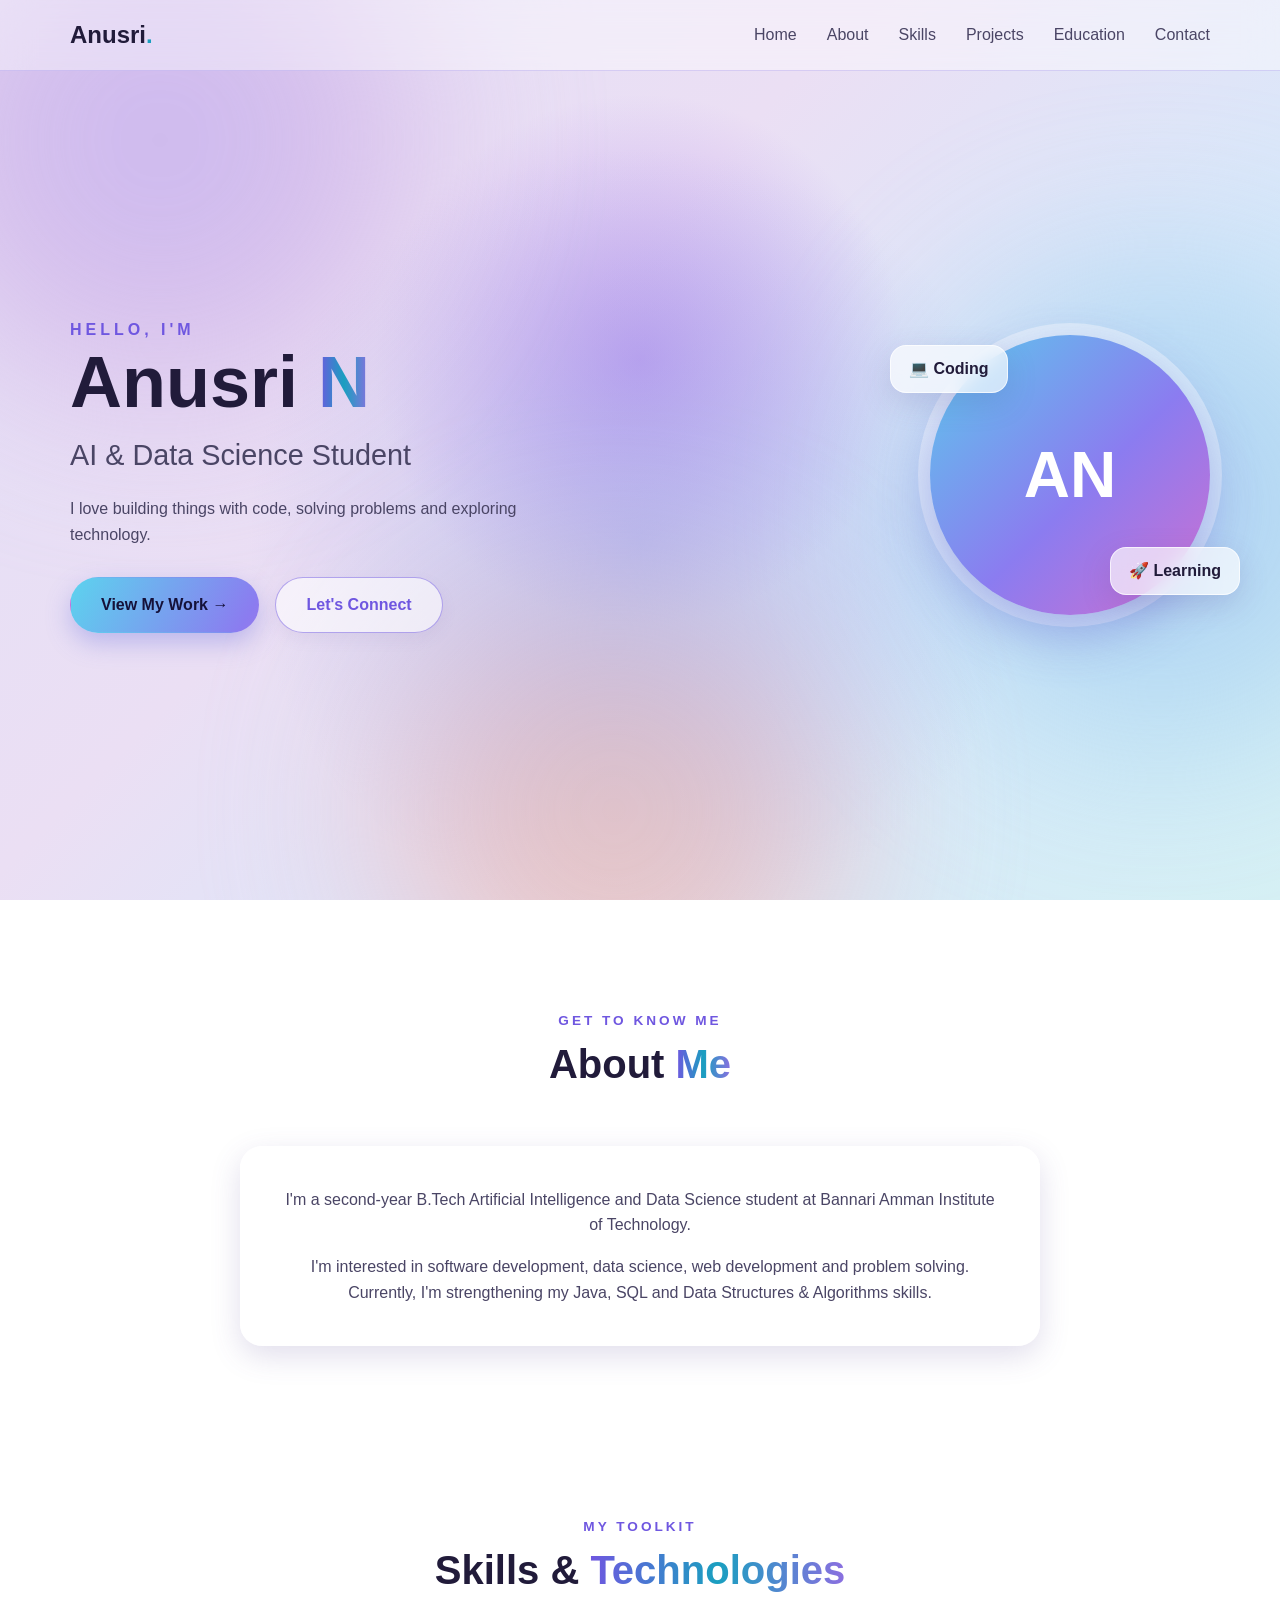
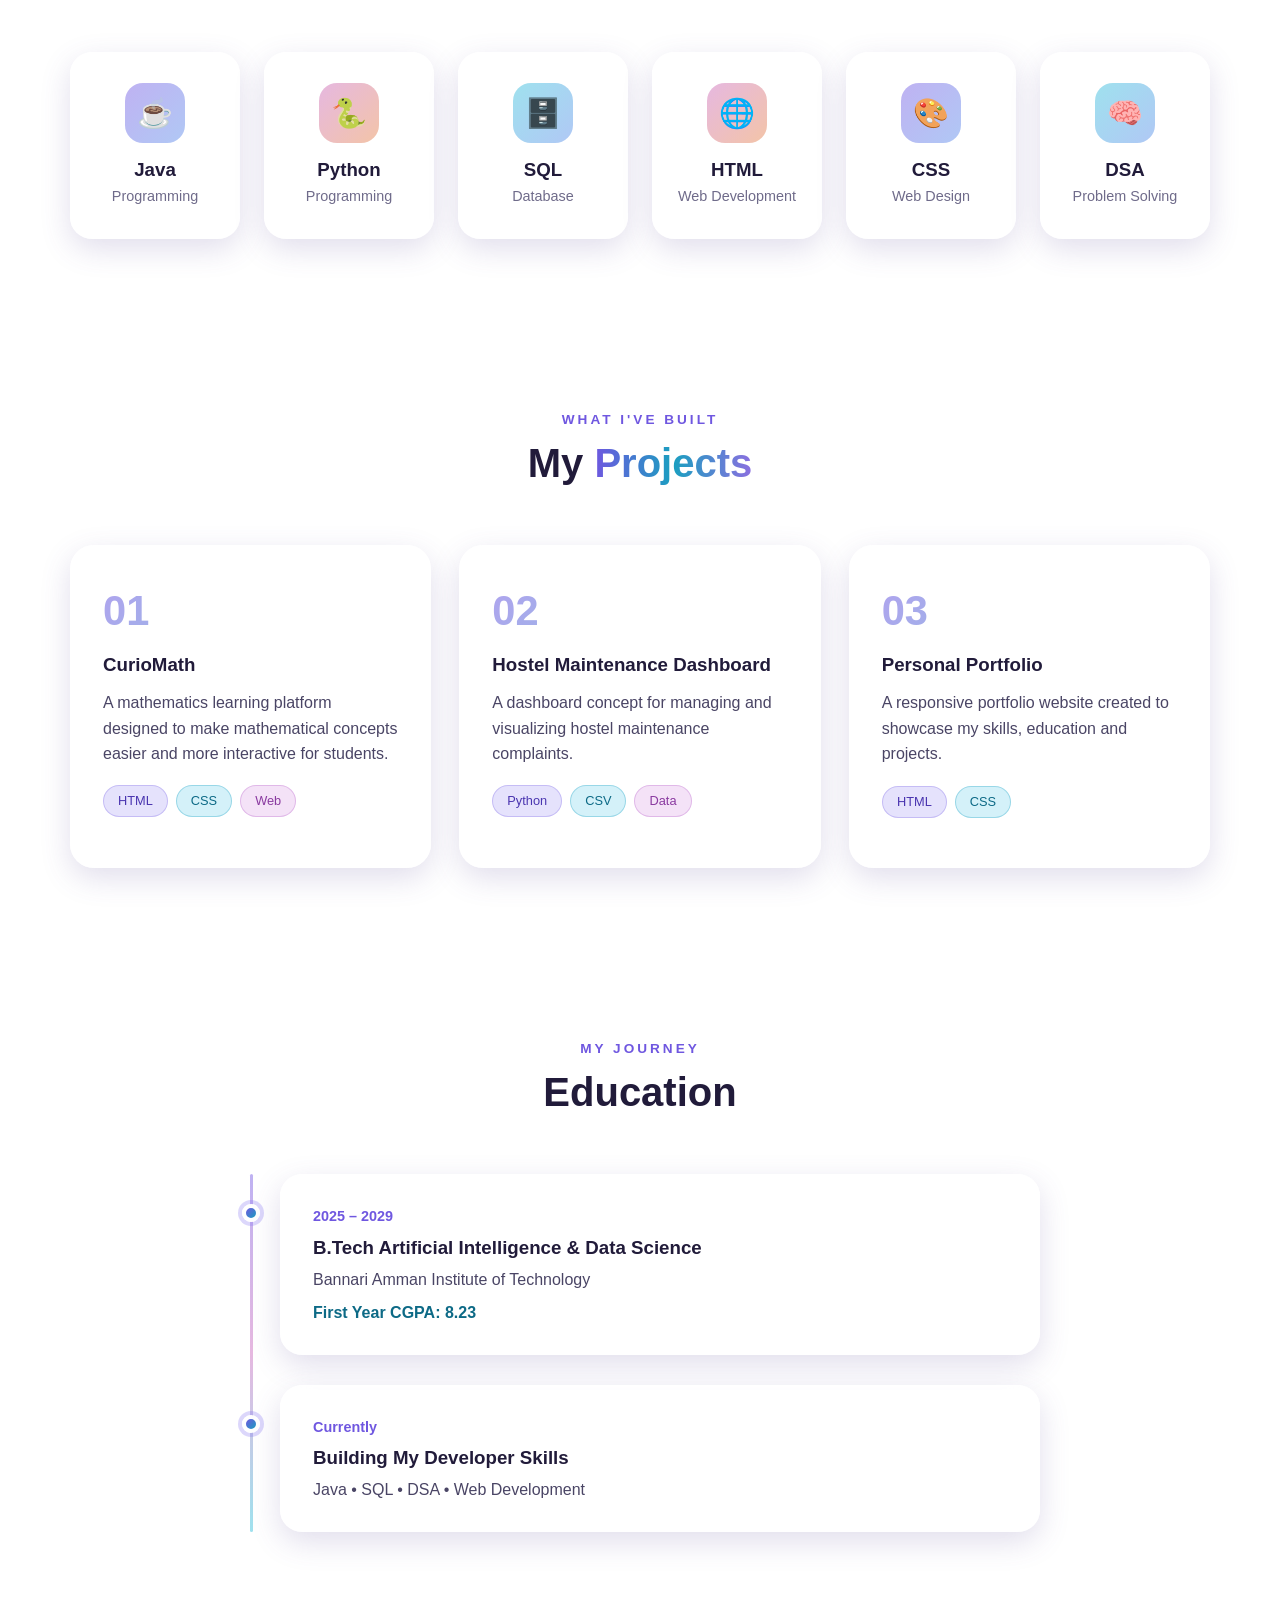
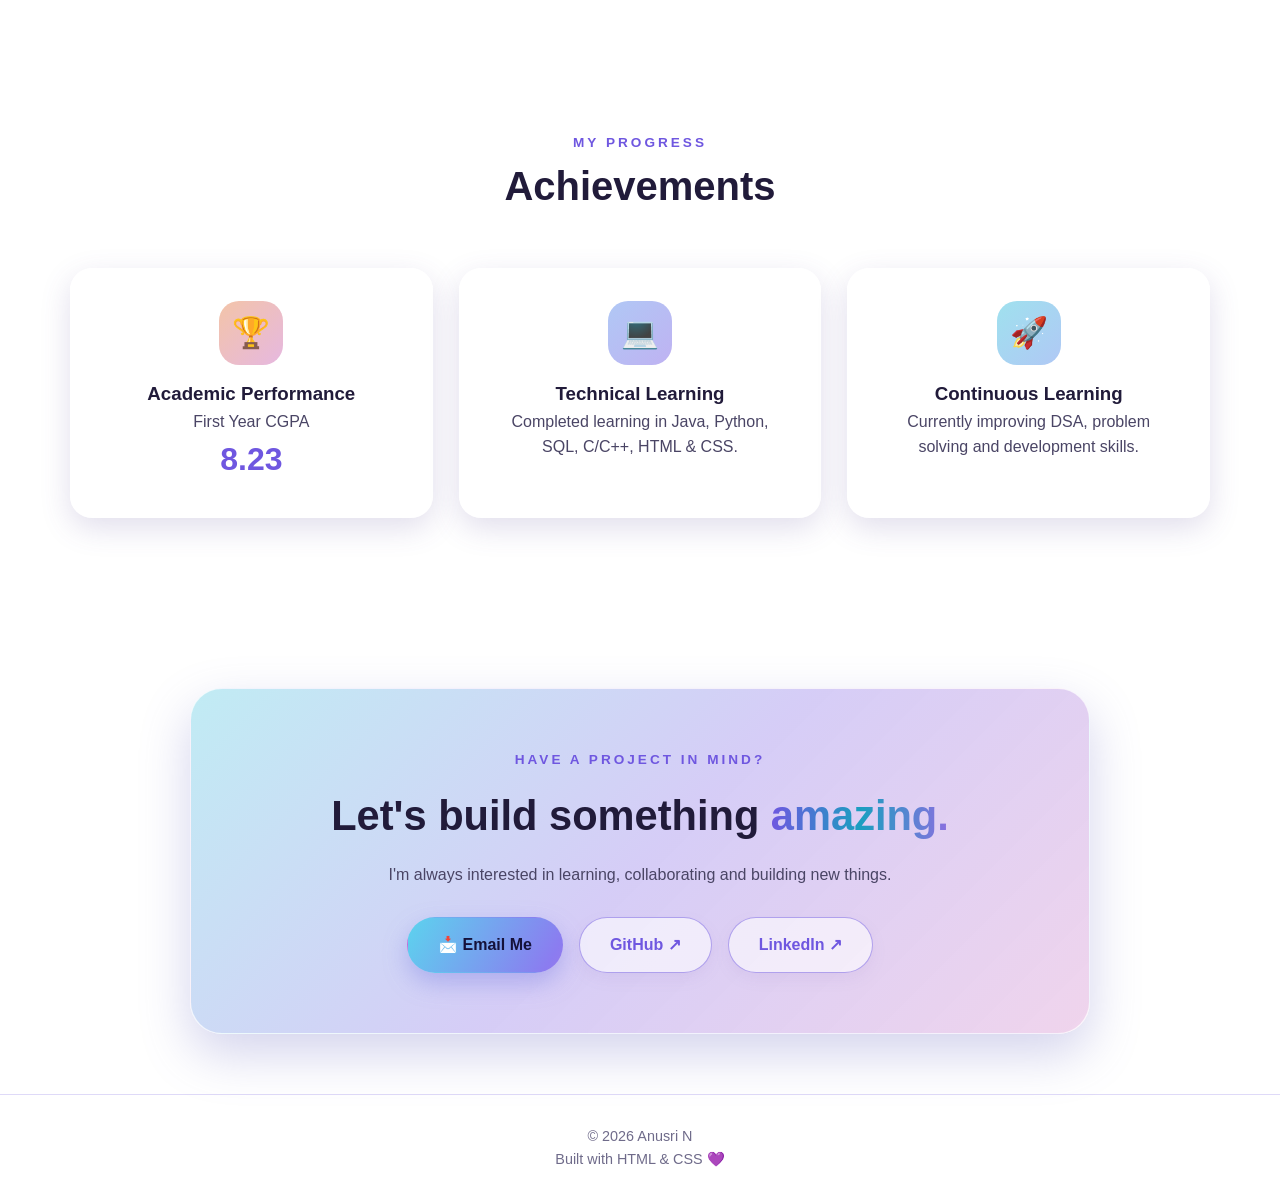
<file: index.html>
<!DOCTYPE html>
<html lang="en">

<head>
    <meta charset="UTF-8">
    <meta name="viewport" content="width=device-width, initial-scale=1.0">

    <title>Anusri N | Portfolio</title>

    <link rel="stylesheet" href="style.css">
</head>

<body>

    <!-- Animated Background -->
    <div class="background">
        <div class="blob blob1"></div>
        <div class="blob blob2"></div>
        <div class="blob blob3"></div>
    </div>


    <!-- Navigation -->
    <header>
        <nav>

            <div class="logo">
                Anusri<span>.</span>
            </div>

            <ul>
                <li><a href="#home">Home</a></li>
                <li><a href="#about">About</a></li>
                <li><a href="#skills">Skills</a></li>
                <li><a href="#projects">Projects</a></li>
                <li><a href="#education">Education</a></li>
                <li><a href="#contact">Contact</a></li>
            </ul>

        </nav>
    </header>


    <!-- Home -->
    <section id="home" class="hero">

        <div class="hero-text">

            <p class="small-text">
                HELLO, I'M
            </p>

            <h1>
                Anusri <span>N</span>
            </h1>

            <h2>
                AI & Data Science Student
            </h2>

            <p class="description">
                I love building things with code, solving problems
                and exploring technology.
            </p>

            <div class="buttons">

                <a href="#projects" class="btn primary">
                    View My Work →
                </a>

                <a href="#contact" class="btn secondary">
                    Let's Connect
                </a>

            </div>

        </div>


        <div class="profile">

            <div class="profile-circle">
                <span>AN</span>
            </div>

            <div class="floating-card card-one">
                💻 Coding
            </div>

            <div class="floating-card card-two">
                🚀 Learning
            </div>

        </div>

    </section>


    <!-- About -->
    <section id="about">

        <div class="section-heading">
            <p>GET TO KNOW ME</p>
            <h2>About <span>Me</span></h2>
        </div>

        <div class="glass about-box">

            <p>
                I'm a second-year B.Tech Artificial Intelligence and
                Data Science student at Bannari Amman Institute of Technology.
            </p>

            <p>
                I'm interested in software development, data science,
                web development and problem solving. Currently, I'm
                strengthening my Java, SQL and Data Structures &
                Algorithms skills.
            </p>

        </div>

    </section>


    <!-- Skills -->
    <section id="skills">

        <div class="section-heading">

            <p>MY TOOLKIT</p>

            <h2>Skills & <span>Technologies</span></h2>

        </div>


        <div class="skills-container">

            <div class="skill-card">
                <div class="icon">☕</div>
                <h3>Java</h3>
                <p>Programming</p>
            </div>

            <div class="skill-card">
                <div class="icon">🐍</div>
                <h3>Python</h3>
                <p>Programming</p>
            </div>

            <div class="skill-card">
                <div class="icon">🗄️</div>
                <h3>SQL</h3>
                <p>Database</p>
            </div>

            <div class="skill-card">
                <div class="icon">🌐</div>
                <h3>HTML</h3>
                <p>Web Development</p>
            </div>

            <div class="skill-card">
                <div class="icon">🎨</div>
                <h3>CSS</h3>
                <p>Web Design</p>
            </div>

            <div class="skill-card">
                <div class="icon">🧠</div>
                <h3>DSA</h3>
                <p>Problem Solving</p>
            </div>

        </div>

    </section>


    <!-- Projects -->
    <section id="projects">

        <div class="section-heading">

            <p>WHAT I'VE BUILT</p>

            <h2>My <span>Projects</span></h2>

        </div>


        <div class="projects-container">

            <div class="project-card">

                <div class="project-number">
                    01
                </div>

                <h3>CurioMath</h3>

                <p>
                    A mathematics learning platform designed to make
                    mathematical concepts easier and more interactive
                    for students.
                </p>

                <div class="tags">
                    <span>HTML</span>
                    <span>CSS</span>
                    <span>Web</span>
                </div>

        

            </div>


            <div class="project-card">

                <div class="project-number">
                    02
                </div>

                <h3>Hostel Maintenance Dashboard</h3>

                <p>
                    A dashboard concept for managing and visualizing
                    hostel maintenance complaints.
                </p>

                <div class="tags">
                    <span>Python</span>
                    <span>CSV</span>
                    <span>Data</span>
                </div>

                

            </div>


            <div class="project-card">

                <div class="project-number">
                    03
                </div>

                <h3>Personal Portfolio</h3>

                <p>
                    A responsive portfolio website created to showcase
                    my skills, education and projects.
                </p>

                <div class="tags">
                    <span>HTML</span>
                    <span>CSS</span>
                </div>

                

            </div>

        </div>

    </section>


    <!-- Education -->
    <section id="education">

        <div class="section-heading">

            <p>MY JOURNEY</p>

            <h2>Education</h2>

        </div>


        <div class="timeline">

            <div class="timeline-item">

                <div class="timeline-dot"></div>

                <div class="glass timeline-content">

                    <span>2025 – 2029</span>

                    <h3>
                        B.Tech Artificial Intelligence &
                        Data Science
                    </h3>

                    <p>
                        Bannari Amman Institute of Technology
                    </p>

                    <strong>
                        First Year CGPA: 8.23
                    </strong>

                </div>

            </div>


            <div class="timeline-item">

                <div class="timeline-dot"></div>

                <div class="glass timeline-content">

                    <span>Currently</span>

                    <h3>
                        Building My Developer Skills
                    </h3>

                    <p>
                        Java • SQL • DSA • Web Development
                    </p>

                </div>

            </div>

        </div>

    </section>


    <!-- Achievements -->
    <section id="achievements">

        <div class="section-heading">

            <p>MY PROGRESS</p>

            <h2>Achievements</h2>

        </div>


        <div class="achievement-container">

            <div class="achievement glass">

                <div class="achievement-icon">
                    🏆
                </div>

                <h3>Academic Performance</h3>

                <p>
                    First Year CGPA
                </p>

                <strong>8.23</strong>

            </div>


            <div class="achievement glass">

                <div class="achievement-icon">
                    💻
                </div>

                <h3>Technical Learning</h3>

                <p>
                    Completed learning in
                    Java, Python, SQL, C/C++,
                    HTML & CSS.
                </p>

            </div>


            <div class="achievement glass">

                <div class="achievement-icon">
                    🚀
                </div>

                <h3>Continuous Learning</h3>

                <p>
                    Currently improving DSA,
                    problem solving and
                    development skills.
                </p>

            </div>

        </div>

    </section>


    <!-- Contact -->
    <section id="contact">

        <div class="contact-box">

            <p>HAVE A PROJECT IN MIND?</p>

            <h2>
                Let's build something
                <span>amazing.</span>
            </h2>

            <p class="contact-text">
                I'm always interested in learning,
                collaborating and building new things.
            </p>


            <div class="contact-buttons">

                <a href="mailto:anusrideepa2008@gmail.com"
                    class="btn primary">
                    📩 Email Me
                </a>

                <a href="https://github.com/Anusri-04"
                    target="_blank"
                    class="btn secondary">
                    GitHub ↗
                </a>

                <a href="https://linkedin.com/in/anusri-n-1797b2388"
                    target="_blank"
                    class="btn secondary">
                    LinkedIn ↗
                </a>

            </div>

        </div>

    </section>


    <!-- Footer -->
    <footer>

        <p>
            © 2026 Anusri N
        </p>

        <p>
            Built with HTML & CSS 💜
        </p>

    </footer>


    <script>

        /* Smooth scrolling */

        document.querySelectorAll('a[href^="#"]').forEach(link => {

            link.addEventListener("click", function(event) {

                event.preventDefault();

                const section =
                    document.querySelector(this.getAttribute("href"));

                section.scrollIntoView({
                    behavior: "smooth"
                });

            });

        });


        /* Mouse interactive background */

        document.addEventListener("mousemove", function(event) {

            const x =
                event.clientX / window.innerWidth;

            const y =
                event.clientY / window.innerHeight;

            document.documentElement.style.setProperty(
                "--mouse-x",
                x
            );

            document.documentElement.style.setProperty(
                "--mouse-y",
                y
            );

        });

    </script>

</body>

</html>
</file>
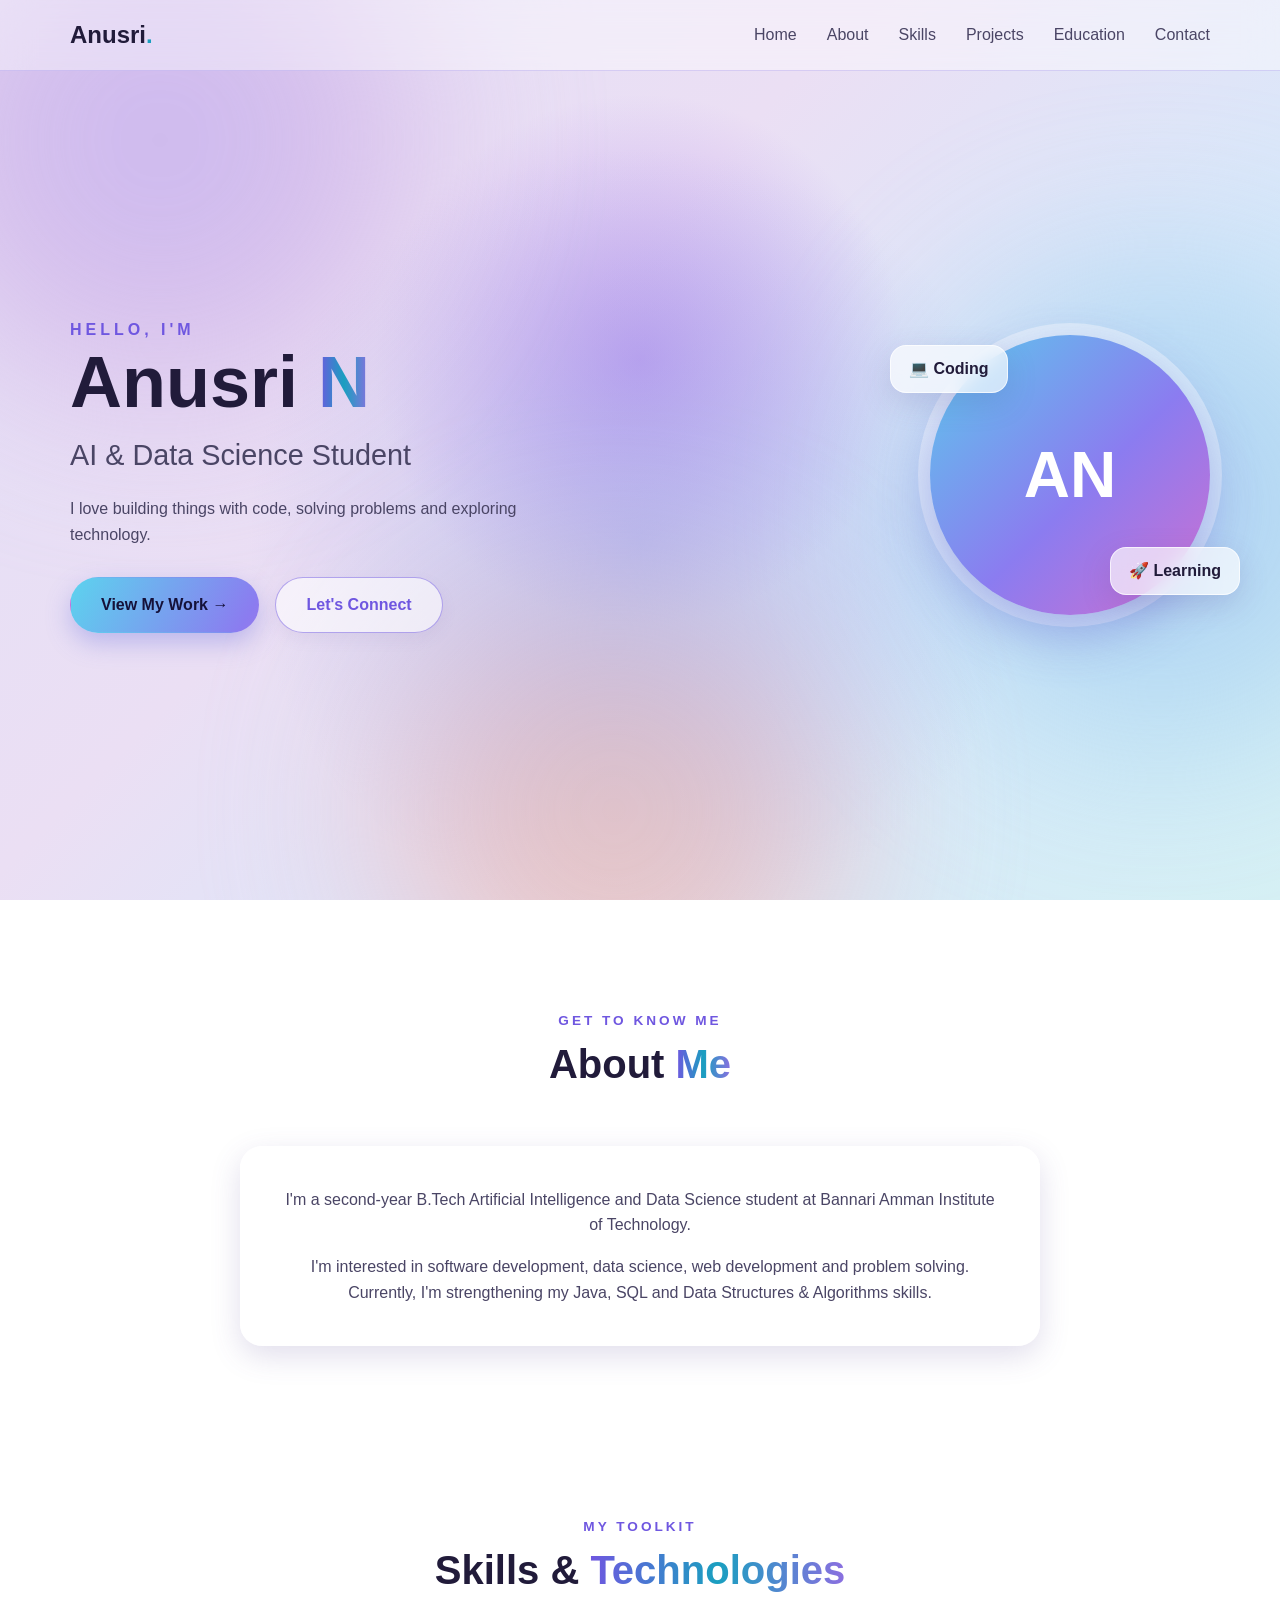
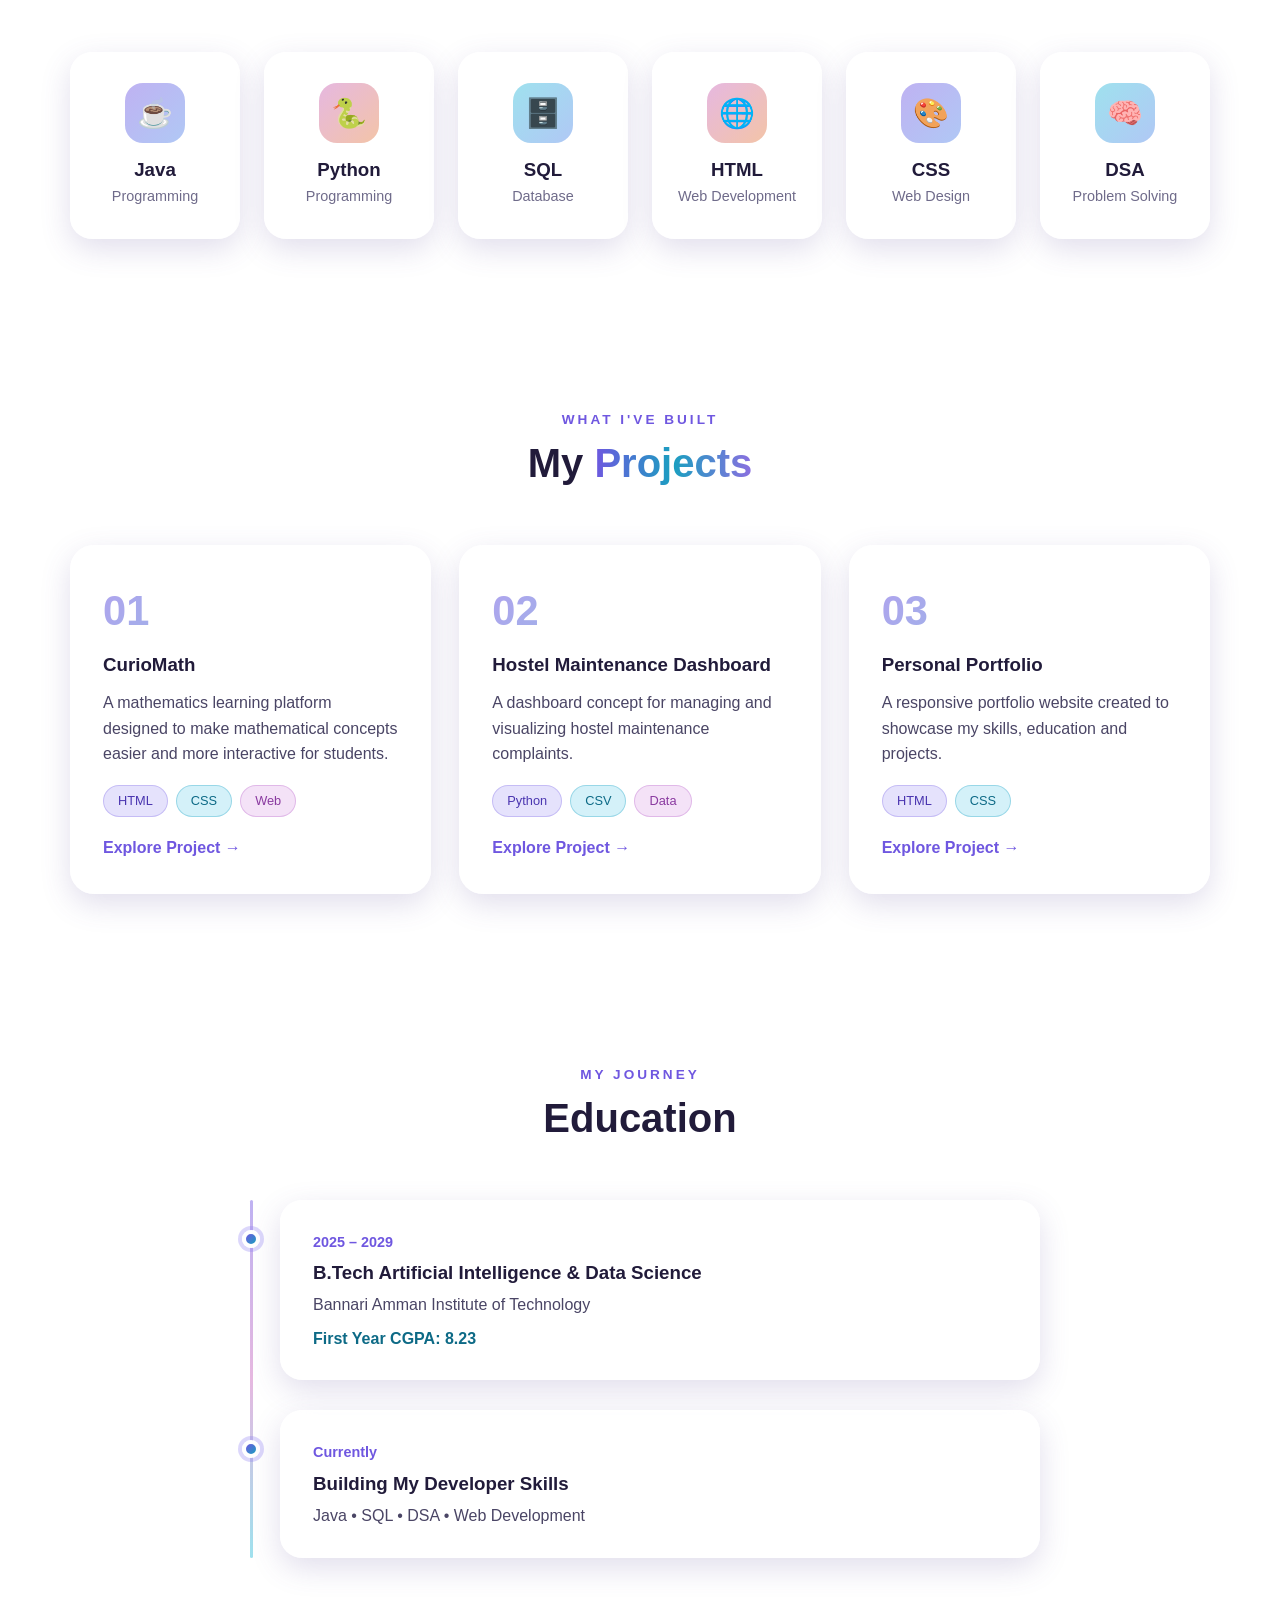
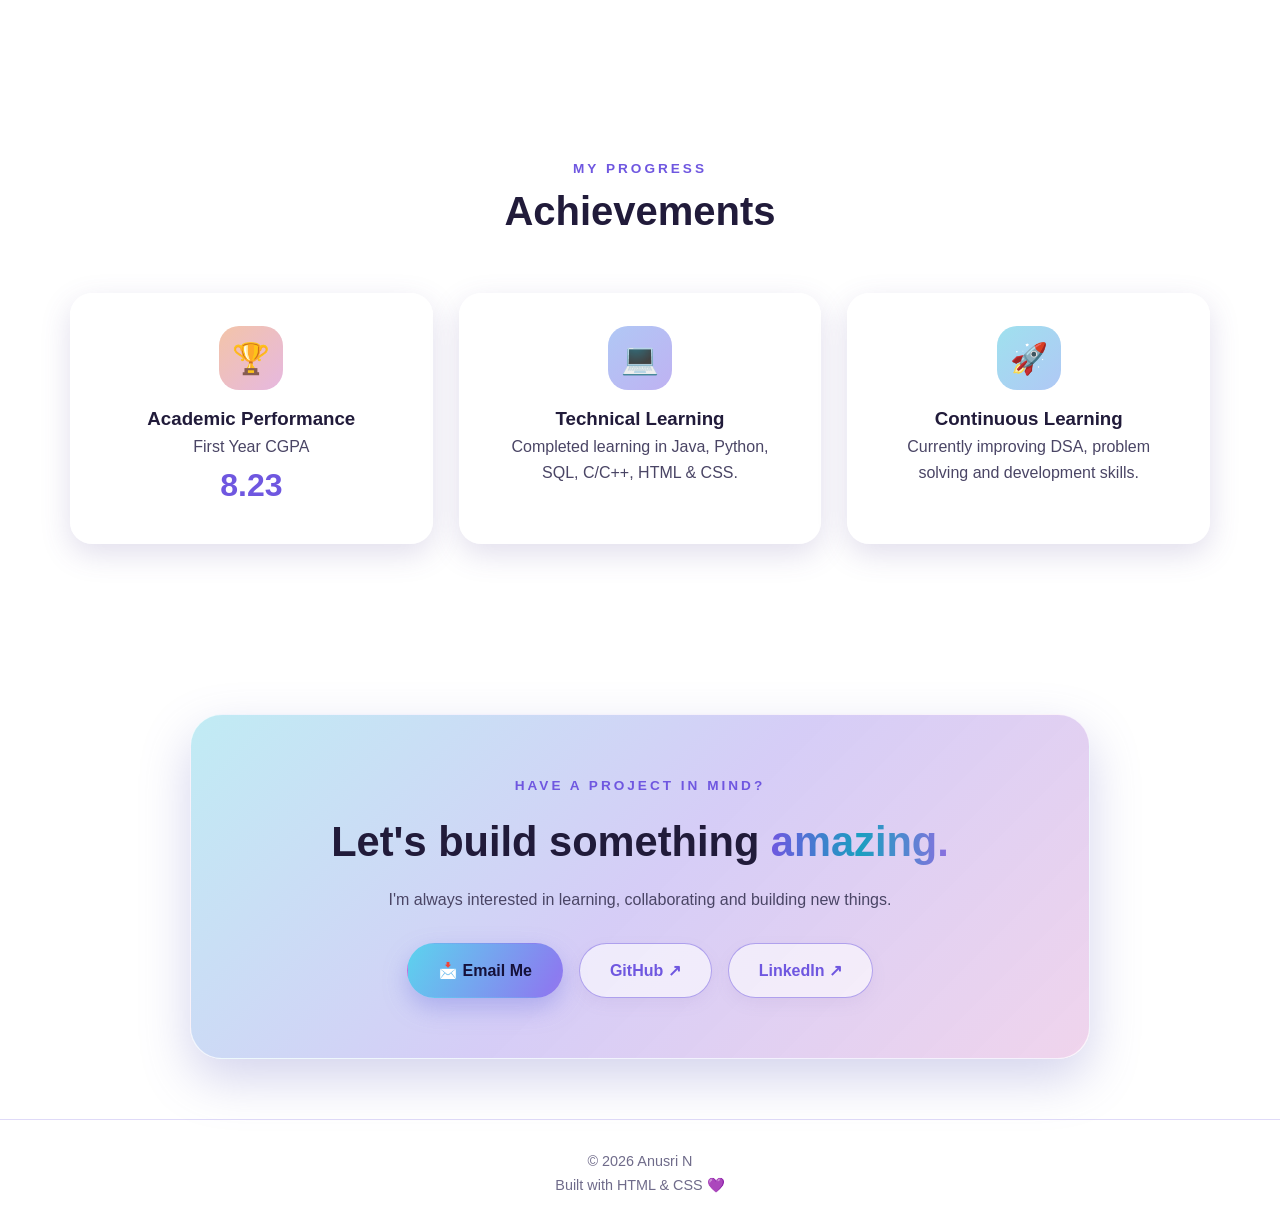
<file: index1.html>
<!DOCTYPE html>
<html lang="en">

<head>
    <meta charset="UTF-8">
    <meta name="viewport" content="width=device-width, initial-scale=1.0">

    <title>Anusri N | Portfolio</title>

    <link rel="stylesheet" href="style.css">
</head>

<body>

    <!-- Animated Background -->
    <div class="background">
        <div class="blob blob1"></div>
        <div class="blob blob2"></div>
        <div class="blob blob3"></div>
    </div>


    <!-- Navigation -->
    <header>
        <nav>

            <div class="logo">
                Anusri<span>.</span>
            </div>

            <ul>
                <li><a href="#home">Home</a></li>
                <li><a href="#about">About</a></li>
                <li><a href="#skills">Skills</a></li>
                <li><a href="#projects">Projects</a></li>
                <li><a href="#education">Education</a></li>
                <li><a href="#contact">Contact</a></li>
            </ul>

        </nav>
    </header>


    <!-- Home -->
    <section id="home" class="hero">

        <div class="hero-text">

            <p class="small-text">
                HELLO, I'M
            </p>

            <h1>
                Anusri <span>N</span>
            </h1>

            <h2>
                AI & Data Science Student
            </h2>

            <p class="description">
                I love building things with code, solving problems
                and exploring technology.
            </p>

            <div class="buttons">

                <a href="#projects" class="btn primary">
                    View My Work →
                </a>

                <a href="#contact" class="btn secondary">
                    Let's Connect
                </a>

            </div>

        </div>


        <div class="profile">

            <div class="profile-circle">
                <span>AN</span>
            </div>

            <div class="floating-card card-one">
                💻 Coding
            </div>

            <div class="floating-card card-two">
                🚀 Learning
            </div>

        </div>

    </section>


    <!-- About -->
    <section id="about">

        <div class="section-heading">
            <p>GET TO KNOW ME</p>
            <h2>About <span>Me</span></h2>
        </div>

        <div class="glass about-box">

            <p>
                I'm a second-year B.Tech Artificial Intelligence and
                Data Science student at Bannari Amman Institute of Technology.
            </p>

            <p>
                I'm interested in software development, data science,
                web development and problem solving. Currently, I'm
                strengthening my Java, SQL and Data Structures &
                Algorithms skills.
            </p>

        </div>

    </section>


    <!-- Skills -->
    <section id="skills">

        <div class="section-heading">

            <p>MY TOOLKIT</p>

            <h2>Skills & <span>Technologies</span></h2>

        </div>


        <div class="skills-container">

            <div class="skill-card">
                <div class="icon">☕</div>
                <h3>Java</h3>
                <p>Programming</p>
            </div>

            <div class="skill-card">
                <div class="icon">🐍</div>
                <h3>Python</h3>
                <p>Programming</p>
            </div>

            <div class="skill-card">
                <div class="icon">🗄️</div>
                <h3>SQL</h3>
                <p>Database</p>
            </div>

            <div class="skill-card">
                <div class="icon">🌐</div>
                <h3>HTML</h3>
                <p>Web Development</p>
            </div>

            <div class="skill-card">
                <div class="icon">🎨</div>
                <h3>CSS</h3>
                <p>Web Design</p>
            </div>

            <div class="skill-card">
                <div class="icon">🧠</div>
                <h3>DSA</h3>
                <p>Problem Solving</p>
            </div>

        </div>

    </section>


    <!-- Projects -->
    <section id="projects">

        <div class="section-heading">

            <p>WHAT I'VE BUILT</p>

            <h2>My <span>Projects</span></h2>

        </div>


        <div class="projects-container">

            <div class="project-card">

                <div class="project-number">
                    01
                </div>

                <h3>CurioMath</h3>

                <p>
                    A mathematics learning platform designed to make
                    mathematical concepts easier and more interactive
                    for students.
                </p>

                <div class="tags">
                    <span>HTML</span>
                    <span>CSS</span>
                    <span>Web</span>
                </div>

                <a href="#" class="project-link">
                    Explore Project →
                </a>

            </div>


            <div class="project-card">

                <div class="project-number">
                    02
                </div>

                <h3>Hostel Maintenance Dashboard</h3>

                <p>
                    A dashboard concept for managing and visualizing
                    hostel maintenance complaints.
                </p>

                <div class="tags">
                    <span>Python</span>
                    <span>CSV</span>
                    <span>Data</span>
                </div>

                <a href="#" class="project-link">
                    Explore Project →
                </a>

            </div>


            <div class="project-card">

                <div class="project-number">
                    03
                </div>

                <h3>Personal Portfolio</h3>

                <p>
                    A responsive portfolio website created to showcase
                    my skills, education and projects.
                </p>

                <div class="tags">
                    <span>HTML</span>
                    <span>CSS</span>
                </div>

                <a href="#" class="project-link">
                    Explore Project →
                </a>

            </div>

        </div>

    </section>


    <!-- Education -->
    <section id="education">

        <div class="section-heading">

            <p>MY JOURNEY</p>

            <h2>Education</h2>

        </div>


        <div class="timeline">

            <div class="timeline-item">

                <div class="timeline-dot"></div>

                <div class="glass timeline-content">

                    <span>2025 – 2029</span>

                    <h3>
                        B.Tech Artificial Intelligence &
                        Data Science
                    </h3>

                    <p>
                        Bannari Amman Institute of Technology
                    </p>

                    <strong>
                        First Year CGPA: 8.23
                    </strong>

                </div>

            </div>


            <div class="timeline-item">

                <div class="timeline-dot"></div>

                <div class="glass timeline-content">

                    <span>Currently</span>

                    <h3>
                        Building My Developer Skills
                    </h3>

                    <p>
                        Java • SQL • DSA • Web Development
                    </p>

                </div>

            </div>

        </div>

    </section>


    <!-- Achievements -->
    <section id="achievements">

        <div class="section-heading">

            <p>MY PROGRESS</p>

            <h2>Achievements</h2>

        </div>


        <div class="achievement-container">

            <div class="achievement glass">

                <div class="achievement-icon">
                    🏆
                </div>

                <h3>Academic Performance</h3>

                <p>
                    First Year CGPA
                </p>

                <strong>8.23</strong>

            </div>


            <div class="achievement glass">

                <div class="achievement-icon">
                    💻
                </div>

                <h3>Technical Learning</h3>

                <p>
                    Completed learning in
                    Java, Python, SQL, C/C++,
                    HTML & CSS.
                </p>

            </div>


            <div class="achievement glass">

                <div class="achievement-icon">
                    🚀
                </div>

                <h3>Continuous Learning</h3>

                <p>
                    Currently improving DSA,
                    problem solving and
                    development skills.
                </p>

            </div>

        </div>

    </section>


    <!-- Contact -->
    <section id="contact">

        <div class="contact-box">

            <p>HAVE A PROJECT IN MIND?</p>

            <h2>
                Let's build something
                <span>amazing.</span>
            </h2>

            <p class="contact-text">
                I'm always interested in learning,
                collaborating and building new things.
            </p>


            <div class="contact-buttons">

                <a href="mailto:anusrideepa2008@gmail.com"
                    class="btn primary">
                    📩 Email Me
                </a>

                <a href="https://github.com/"
                    target="_blank"
                    class="btn secondary">
                    GitHub ↗
                </a>

                <a href="https://linkedin.com/"
                    target="_blank"
                    class="btn secondary">
                    LinkedIn ↗
                </a>

            </div>

        </div>

    </section>


    <!-- Footer -->
    <footer>

        <p>
            © 2026 Anusri N
        </p>

        <p>
            Built with HTML & CSS 💜
        </p>

    </footer>


    <script>

        /* Smooth scrolling */

        document.querySelectorAll('a[href^="#"]').forEach(link => {

            link.addEventListener("click", function(event) {

                event.preventDefault();

                const section =
                    document.querySelector(this.getAttribute("href"));

                section.scrollIntoView({
                    behavior: "smooth"
                });

            });

        });


        /* Mouse interactive background */

        document.addEventListener("mousemove", function(event) {

            const x =
                event.clientX / window.innerWidth;

            const y =
                event.clientY / window.innerHeight;

            document.documentElement.style.setProperty(
                "--mouse-x",
                x
            );

            document.documentElement.style.setProperty(
                "--mouse-y",
                y
            );

        });

    </script>

</body>

</html>
</file>
<file: style.css>
/* =========================================================
   Anusri N | Portfolio - Pastel interactive light theme
   Uses --mouse-x / --mouse-y (0 to 1) set by existing JS.
   ========================================================= */

/* Register mouse variables so they animate smoothly */
@property --mouse-x { syntax: "<number>"; inherits: true; initial-value: 0.5; }
@property --mouse-y { syntax: "<number>"; inherits: true; initial-value: 0.4; }

:root {
    --mouse-x: 0.5;
    --mouse-y: 0.4;
    transition: --mouse-x 0.7s ease-out, --mouse-y 0.7s ease-out;

    /* Palette */
    --bg-base: #ece7f7;
    --lavender: #bfb2f2;
    --pink: #e6b8e0;
    --blue: #b0c8f5;
    --cyan: #9fe1ee;
    --peach: #f3c4a8;

    --text-main: #211b3a;
    --text-soft: #4a4565;
    --text-faint: #6f6b8a;

    --accent: #6f57e0;
    --accent-2: #1a9fc0;
    --accent-3: #8b6fe0;

    --glass-bg: rgba(255, 255, 255, 0.5);
    --glass-border: rgba(255, 255, 255, 0.7);
    --line: rgba(111, 87, 224, 0.22);
    --shadow: 0 10px 30px rgba(90, 70, 150, 0.18);
    --shadow-hover: 0 18px 40px rgba(90, 70, 150, 0.3);

    /* Colors driven by the mouse */
    --hover-hue: calc(190 + var(--mouse-x) * 150);
    --hover-color: hsl(var(--hover-hue), 58%, 58%);
    --hover-glow: hsla(var(--hover-hue), 65%, 60%, 0.38);
}

* { margin: 0; padding: 0; box-sizing: border-box; }
html { scroll-behavior: smooth; }

body {
    font-family: "Poppins", "Segoe UI", Arial, sans-serif;
    color: var(--text-main);
    background:
        linear-gradient(135deg, #e2e0f7 0%, #ebdff4 35%, #d9e8fa 65%, #d6f0f4 100%);
    background-attachment: fixed;
    line-height: 1.6;
    overflow-x: hidden;
}

a { text-decoration: none; color: inherit; }
ul { list-style: none; }

/* ---------------- Animated background ---------------- */
.background {
    position: fixed;
    inset: 0;
    z-index: -1;
    overflow: hidden;
    background: linear-gradient(135deg, #e2e0f7, #ebdff4 40%, #d9e8fa 70%, #d6f0f4);
}

.blob {
    position: absolute;
    border-radius: 50%;
    filter: blur(90px);
    opacity: 0.8;
    animation: drift 22s ease-in-out infinite alternate;
}
.blob1 { width: 520px; height: 520px; top: -120px; left: -100px;
         background: radial-gradient(circle, var(--lavender), var(--pink)); }
.blob2 { width: 480px; height: 480px; top: 30%; right: -120px;
         background: radial-gradient(circle, var(--blue), var(--cyan)); animation-duration: 28s; }
.blob3 { width: 460px; height: 460px; bottom: -140px; left: 30%;
         background: radial-gradient(circle, var(--peach), var(--pink)); animation-duration: 25s; }

@keyframes drift {
    from { transform: translate(0, 0) scale(1); }
    to   { transform: translate(50px, 40px) scale(1.12); }
}

/* Mouse-following glow (two layers, hue shifts with the cursor) */
.background::before,
.background::after {
    content: "";
    position: absolute;
    inset: 0;
    pointer-events: none;
}
.background::before {
    background: radial-gradient(
        circle 380px at calc(var(--mouse-x) * 100%) calc(var(--mouse-y) * 100%),
        hsla(calc(190 + var(--mouse-x) * 150), 75%, 68%, 0.55),
        transparent 70%);
}
.background::after {
    background: radial-gradient(
        circle 560px at calc(100% - var(--mouse-x) * 100%) calc(100% - var(--mouse-y) * 100%),
        hsla(calc(185 + var(--mouse-y) * 110), 65%, 72%, 0.4),
        transparent 70%);
}

/* ---------------- Navigation ---------------- */
header {
    position: fixed;
    top: 0; left: 0; width: 100%;
    z-index: 100;
    background: rgba(255, 255, 255, 0.42);
    backdrop-filter: blur(16px);
    -webkit-backdrop-filter: blur(16px);
    border-bottom: 1px solid var(--line);
}
nav {
    max-width: 1200px;
    margin: auto;
    padding: 16px 30px;
    display: flex;
    justify-content: space-between;
    align-items: center;
}
.logo { font-size: 1.5rem; font-weight: 700; color: var(--text-main); }
.logo span { color: var(--accent-2); }

nav ul { display: flex; gap: 30px; }
nav ul li a {
    color: var(--text-soft);
    font-weight: 500;
    position: relative;
    transition: color 0.3s;
}
nav ul li a::after {
    content: "";
    position: absolute;
    left: 0; bottom: -4px;
    width: 0; height: 2px;
    background: linear-gradient(90deg, var(--accent), var(--accent-2));
    transition: width 0.3s;
}
nav ul li a:hover { color: var(--accent); }
nav ul li a:hover::after { width: 100%; }

/* ---------------- Sections ---------------- */
section { max-width: 1200px; margin: auto; padding: 110px 30px 60px; }

.section-heading { text-align: center; margin-bottom: 50px; }
.section-heading p {
    color: var(--accent);
    letter-spacing: 3px;
    font-size: 0.85rem;
    font-weight: 600;
}
.section-heading h2 { font-size: 2.5rem; color: var(--text-main); }
.section-heading h2 span,
.hero h1 span,
.contact-box h2 span {
    background: linear-gradient(90deg, var(--accent), var(--accent-2), var(--accent-3));
    -webkit-background-clip: text;
    background-clip: text;
    -webkit-text-fill-color: transparent;
    color: transparent;
}

/* Shared glass card */
.glass {
    background: var(--glass-bg);
    backdrop-filter: blur(14px);
    -webkit-backdrop-filter: blur(14px);
    border: 1px solid var(--glass-border);
    border-radius: 22px;
    box-shadow: var(--shadow);
    transition: transform 0.35s, border-color 0.35s, box-shadow 0.35s;
}
.glass:hover,
.skill-card:hover,
.project-card:hover {
    border-color: var(--hover-color);
    box-shadow: 0 16px 38px var(--hover-glow), var(--shadow);
    transform: translateY(-6px);
}

/* ---------------- Hero ---------------- */
.hero {
    min-height: 100vh;
    display: flex;
    align-items: center;
    justify-content: space-between;
    gap: 40px;
}
.small-text { color: var(--accent); letter-spacing: 4px; font-weight: 600; }
.hero h1 { font-size: 4.5rem; line-height: 1.1; color: var(--text-main); }
.hero h2 { font-size: 1.8rem; color: var(--text-soft); font-weight: 500; margin: 10px 0 18px; }
.description { color: var(--text-soft); max-width: 480px; margin-bottom: 30px; }

.buttons, .contact-buttons { display: flex; gap: 16px; flex-wrap: wrap; justify-content: inherit; }

/* Buttons */
.btn {
    display: inline-block;
    padding: 14px 30px;
    border-radius: 50px;
    font-weight: 600;
    border: 1.5px solid transparent;
    transition: transform 0.3s, box-shadow 0.3s, background 0.3s, color 0.3s, border-color 0.3s;
}
.btn.primary {
    color: #15113a;
    background: linear-gradient(120deg, #5cd3ee, #8b7cf0 60%, #c56fd6);
    background-size: 160% 100%;
    background-position: 0% 0;
    box-shadow: 0 10px 24px rgba(100, 110, 220, 0.35);
}
.btn.primary:hover {
    background-position: 100% 0;
    transform: translateY(-3px);
    box-shadow: 0 16px 32px rgba(110, 120, 230, 0.45);
}
.btn.secondary {
    color: var(--accent);
    background: rgba(255, 255, 255, 0.6);
    border-color: rgba(111, 87, 224, 0.5);
    box-shadow: 0 6px 16px rgba(110, 90, 170, 0.08);
}
.btn.secondary:hover {
    color: #fff;
    background: linear-gradient(120deg, #7a8cf0, #b463d6);
    border-color: transparent;
    transform: translateY(-3px);
    box-shadow: 0 14px 28px rgba(110, 130, 220, 0.32);
}

/* Profile */
.profile { position: relative; flex-shrink: 0; }
.profile-circle {
    width: 280px; height: 280px;
    border-radius: 50%;
    display: flex; align-items: center; justify-content: center;
    font-size: 4rem; font-weight: 700;
    color: #fff;
    background: linear-gradient(135deg, #5cc9ec, #8b7cf0 55%, #d06fd0);
    box-shadow: 0 20px 50px rgba(100, 100, 210, 0.42),
                0 0 0 12px rgba(255, 255, 255, 0.4);
}
.floating-card {
    position: absolute;
    padding: 10px 18px;
    border-radius: 16px;
    font-weight: 600;
    color: var(--text-main);
    background: rgba(255, 255, 255, 0.68);
    border: 1px solid var(--glass-border);
    box-shadow: var(--shadow);
    backdrop-filter: blur(10px);
    animation: float 5s ease-in-out infinite;
}
.card-one { top: 10px; left: -40px; }
.card-two { bottom: 20px; right: -30px; animation-delay: 1.5s; }
@keyframes float { 50% { transform: translateY(-12px); } }

/* ---------------- About ---------------- */
.about-box { max-width: 800px; margin: auto; padding: 40px; text-align: center; color: var(--text-soft); }
.about-box p + p { margin-top: 16px; }

/* ---------------- Skills ---------------- */
.skills-container {
    display: grid;
    grid-template-columns: repeat(auto-fit, minmax(170px, 1fr));
    gap: 24px;
}
.skill-card {
    text-align: center;
    padding: 30px 20px;
    background: var(--glass-bg);
    backdrop-filter: blur(14px);
    border: 1px solid var(--glass-border);
    border-radius: 22px;
    box-shadow: var(--shadow);
    transition: transform 0.35s, border-color 0.35s, box-shadow 0.35s;
}
.skill-card .icon {
    width: 60px; height: 60px; margin: 0 auto 12px;
    display: flex; align-items: center; justify-content: center;
    font-size: 1.8rem;
    border-radius: 18px;
    background: linear-gradient(135deg, var(--lavender), var(--blue));
}
.skill-card:nth-child(2n) .icon { background: linear-gradient(135deg, var(--pink), var(--peach)); }
.skill-card:nth-child(3n) .icon { background: linear-gradient(135deg, var(--cyan), var(--blue)); }
.skill-card h3 { color: var(--text-main); }
.skill-card p { color: var(--text-faint); font-size: 0.9rem; }

/* ---------------- Projects ---------------- */
.projects-container {
    display: grid;
    grid-template-columns: repeat(auto-fit, minmax(280px, 1fr));
    gap: 28px;
}
.project-card {
    padding: 32px;
    background: var(--glass-bg);
    backdrop-filter: blur(14px);
    border: 1px solid var(--glass-border);
    border-radius: 24px;
    box-shadow: var(--shadow);
    transition: transform 0.35s, border-color 0.35s, box-shadow 0.35s;
}
.project-number {
    font-size: 2.6rem; font-weight: 700;
    background: linear-gradient(135deg, var(--accent), var(--accent-2));
    -webkit-background-clip: text;
    background-clip: text;
    -webkit-text-fill-color: transparent;
    color: transparent;
    opacity: 0.55;
}
.project-card h3 { color: var(--text-main); margin: 6px 0 10px; }
.project-card p { color: var(--text-soft); }
.tags { display: flex; flex-wrap: wrap; gap: 8px; margin: 18px 0; }
.tags span {
    padding: 5px 14px;
    font-size: 0.8rem; font-weight: 500;
    color: #4a35b0;
    background: rgba(139, 124, 240, 0.22);
    border: 1px solid rgba(111, 87, 224, 0.28);
    border-radius: 30px;
}
.tags span:nth-child(2) { color: #0d6a86; background: rgba(60, 190, 225, 0.22); border-color: rgba(26, 159, 192, 0.32); }
.tags span:nth-child(3) { color: #8a3aa0; background: rgba(200, 110, 215, 0.2); border-color: rgba(180, 90, 200, 0.3); }
.project-link { color: var(--accent); font-weight: 600; transition: color 0.3s, letter-spacing 0.3s; }
.project-link:hover { color: #0d8aa8; letter-spacing: 0.5px; }

/* ---------------- Education / timeline ---------------- */
.timeline { position: relative; max-width: 800px; margin: auto; padding-left: 40px; }
.timeline::before {
    content: "";
    position: absolute;
    left: 10px; top: 0; bottom: 0; width: 3px;
    border-radius: 3px;
    background: linear-gradient(180deg, var(--lavender), var(--pink), var(--cyan));
}
.timeline-item { position: relative; margin-bottom: 30px; }
.timeline-dot {
    position: absolute;
    left: -38px; top: 30px;
    width: 18px; height: 18px;
    border-radius: 50%;
    background: linear-gradient(135deg, var(--accent), var(--accent-2));
    border: 4px solid #fff;
    box-shadow: 0 0 0 4px rgba(139, 124, 240, 0.3);
}
.timeline-content { padding: 28px 32px; }
.timeline-content span { color: var(--accent); font-weight: 600; font-size: 0.9rem; }
.timeline-content h3 { color: var(--text-main); margin: 4px 0; }
.timeline-content p { color: var(--text-soft); }
.timeline-content strong { display: inline-block; margin-top: 8px; color: #0d6a86; }

/* ---------------- Achievements ---------------- */
.achievement-container {
    display: grid;
    grid-template-columns: repeat(auto-fit, minmax(250px, 1fr));
    gap: 26px;
}
.achievement { padding: 32px; text-align: center; }
.achievement-icon {
    width: 64px; height: 64px; margin: 0 auto 14px;
    display: flex; align-items: center; justify-content: center;
    font-size: 1.9rem;
    border-radius: 20px;
    background: linear-gradient(135deg, var(--peach), var(--pink));
}
.achievement:nth-child(2) .achievement-icon { background: linear-gradient(135deg, var(--blue), var(--lavender)); }
.achievement:nth-child(3) .achievement-icon { background: linear-gradient(135deg, var(--cyan), var(--blue)); }
.achievement h3 { color: var(--text-main); }
.achievement p { color: var(--text-soft); }
.achievement strong { font-size: 2rem; color: var(--accent); }

/* ---------------- Contact ---------------- */
.contact-box {
    max-width: 900px; margin: auto;
    padding: 60px 40px;
    text-align: center;
    border-radius: 32px;
    background:
        linear-gradient(135deg, rgba(159, 225, 238, 0.65), rgba(191, 178, 242, 0.65) 50%, rgba(230, 184, 224, 0.6));
    border: 1px solid var(--glass-border);
    box-shadow: 0 20px 50px rgba(100, 100, 190, 0.28);
    backdrop-filter: blur(14px);
}
.contact-box > p:first-child { color: var(--accent); letter-spacing: 3px; font-weight: 600; font-size: 0.85rem; }
.contact-box h2 { font-size: 2.6rem; color: var(--text-main); margin: 12px 0; }
.contact-text { color: var(--text-soft); margin-bottom: 30px; }
.contact-buttons { justify-content: center; }

/* ---------------- Footer ---------------- */
footer {
    text-align: center;
    padding: 30px;
    color: var(--text-faint);
    font-size: 0.9rem;
    border-top: 1px solid var(--line);
    background: rgba(255, 255, 255, 0.3);
}

/* ---------------- Responsive ---------------- */
@media (max-width: 800px) {
    nav ul { gap: 14px; font-size: 0.85rem; }
    .hero { flex-direction: column-reverse; text-align: center; padding-top: 120px; }
    .hero h1 { font-size: 3rem; }
    .description { margin-inline: auto; }
    .buttons { justify-content: center; }
    .profile-circle { width: 220px; height: 220px; }
}
</file>
